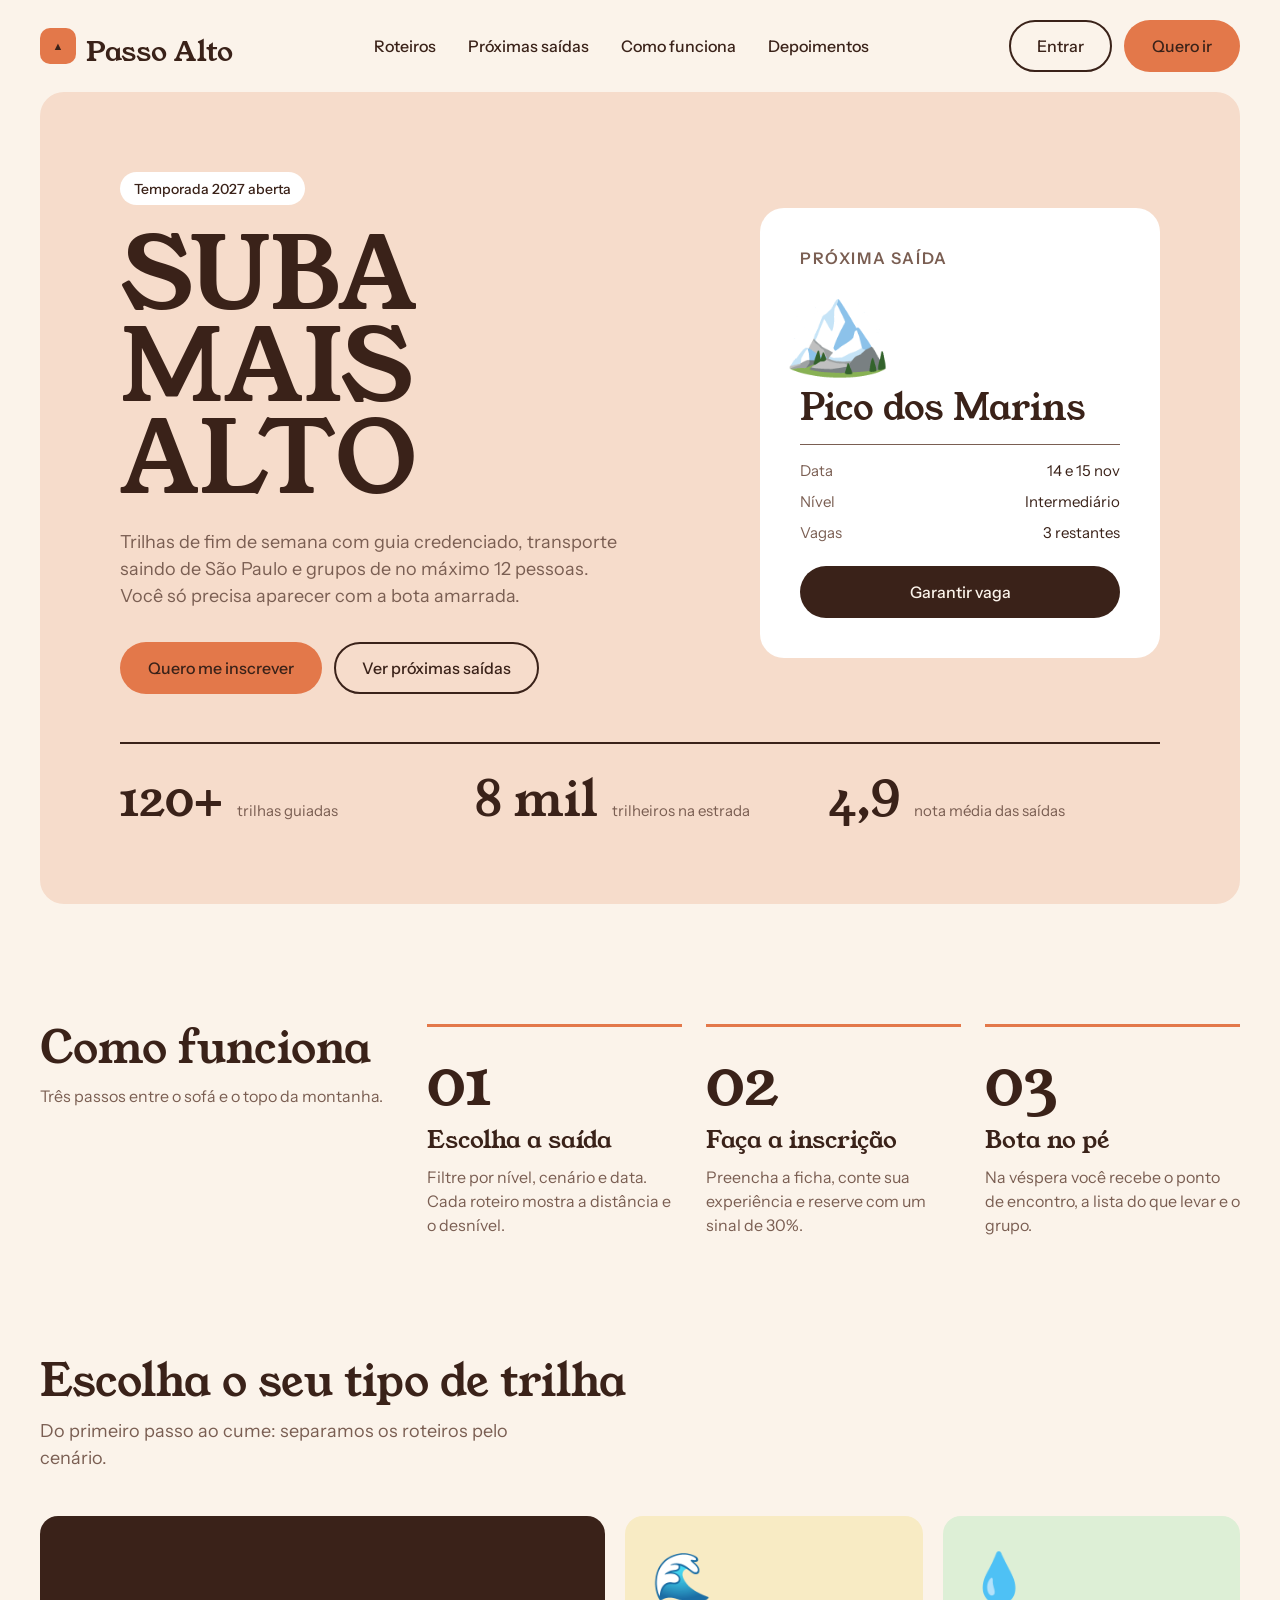
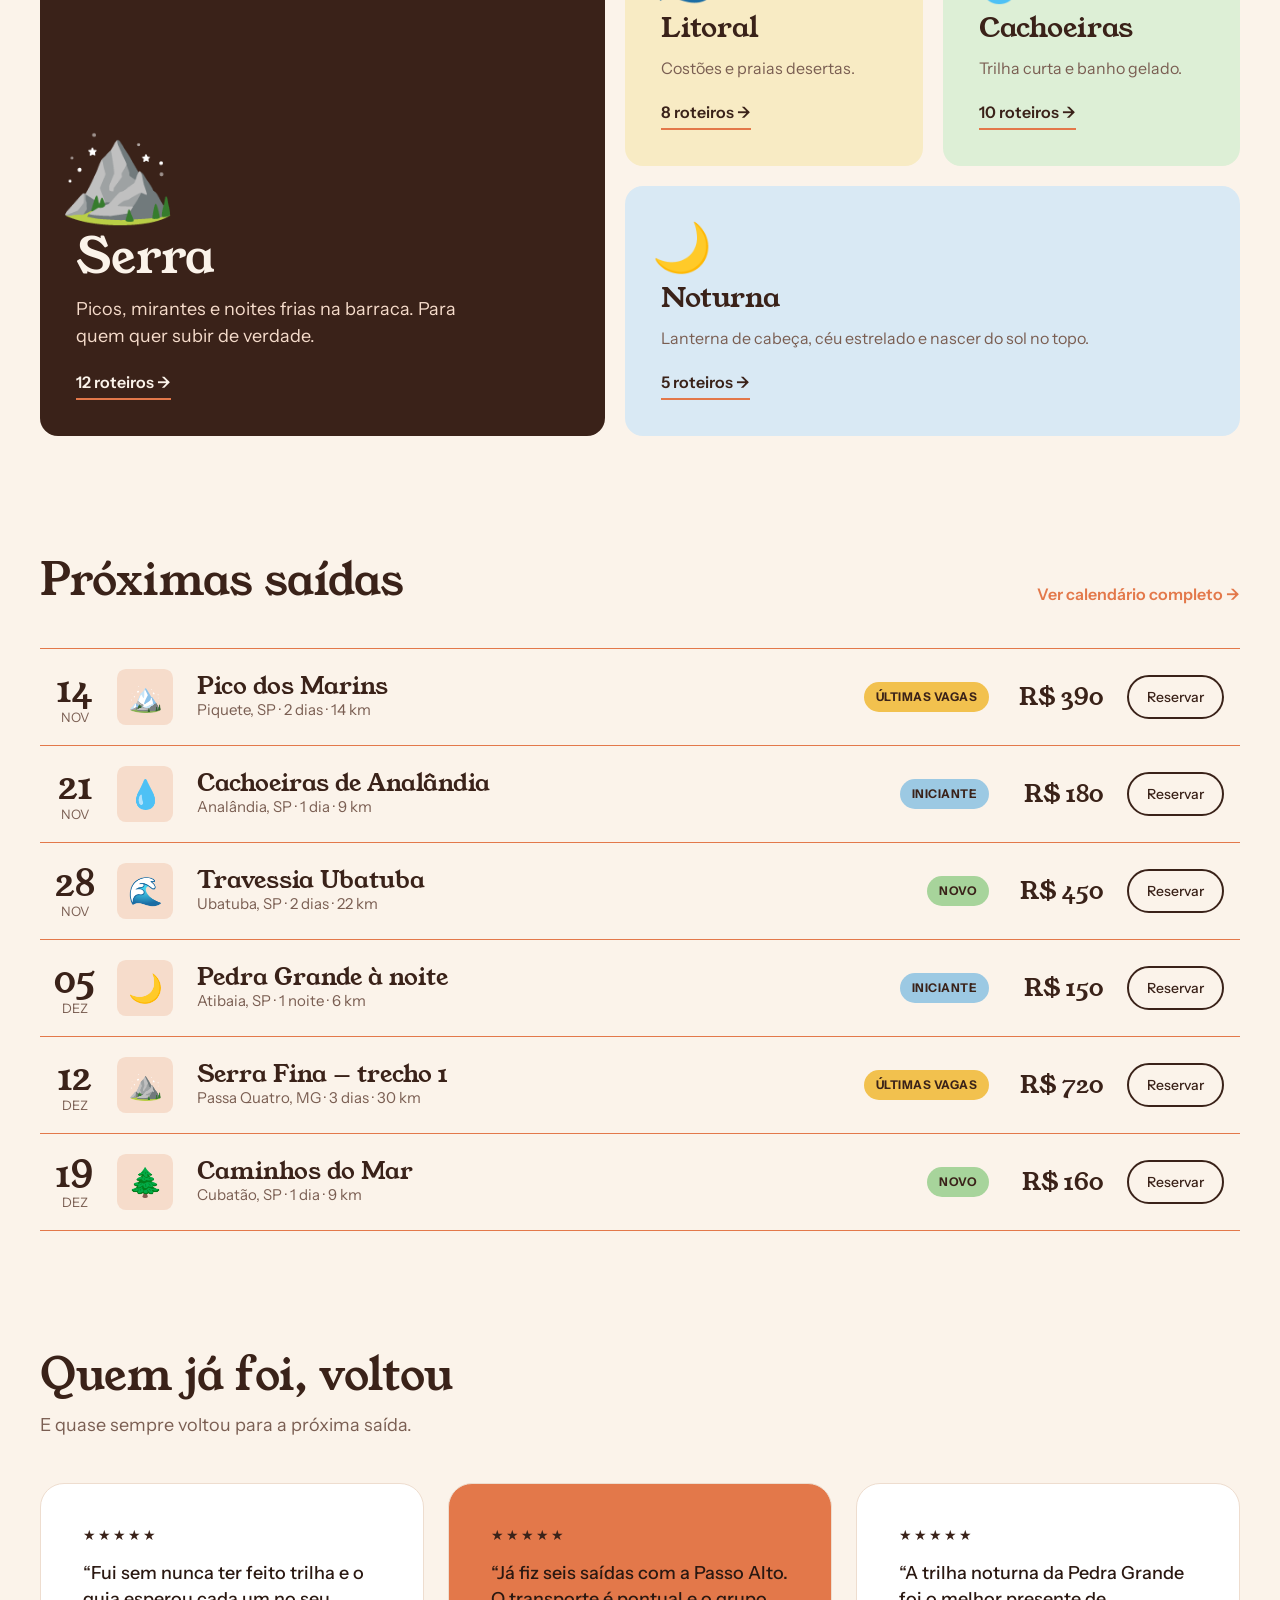
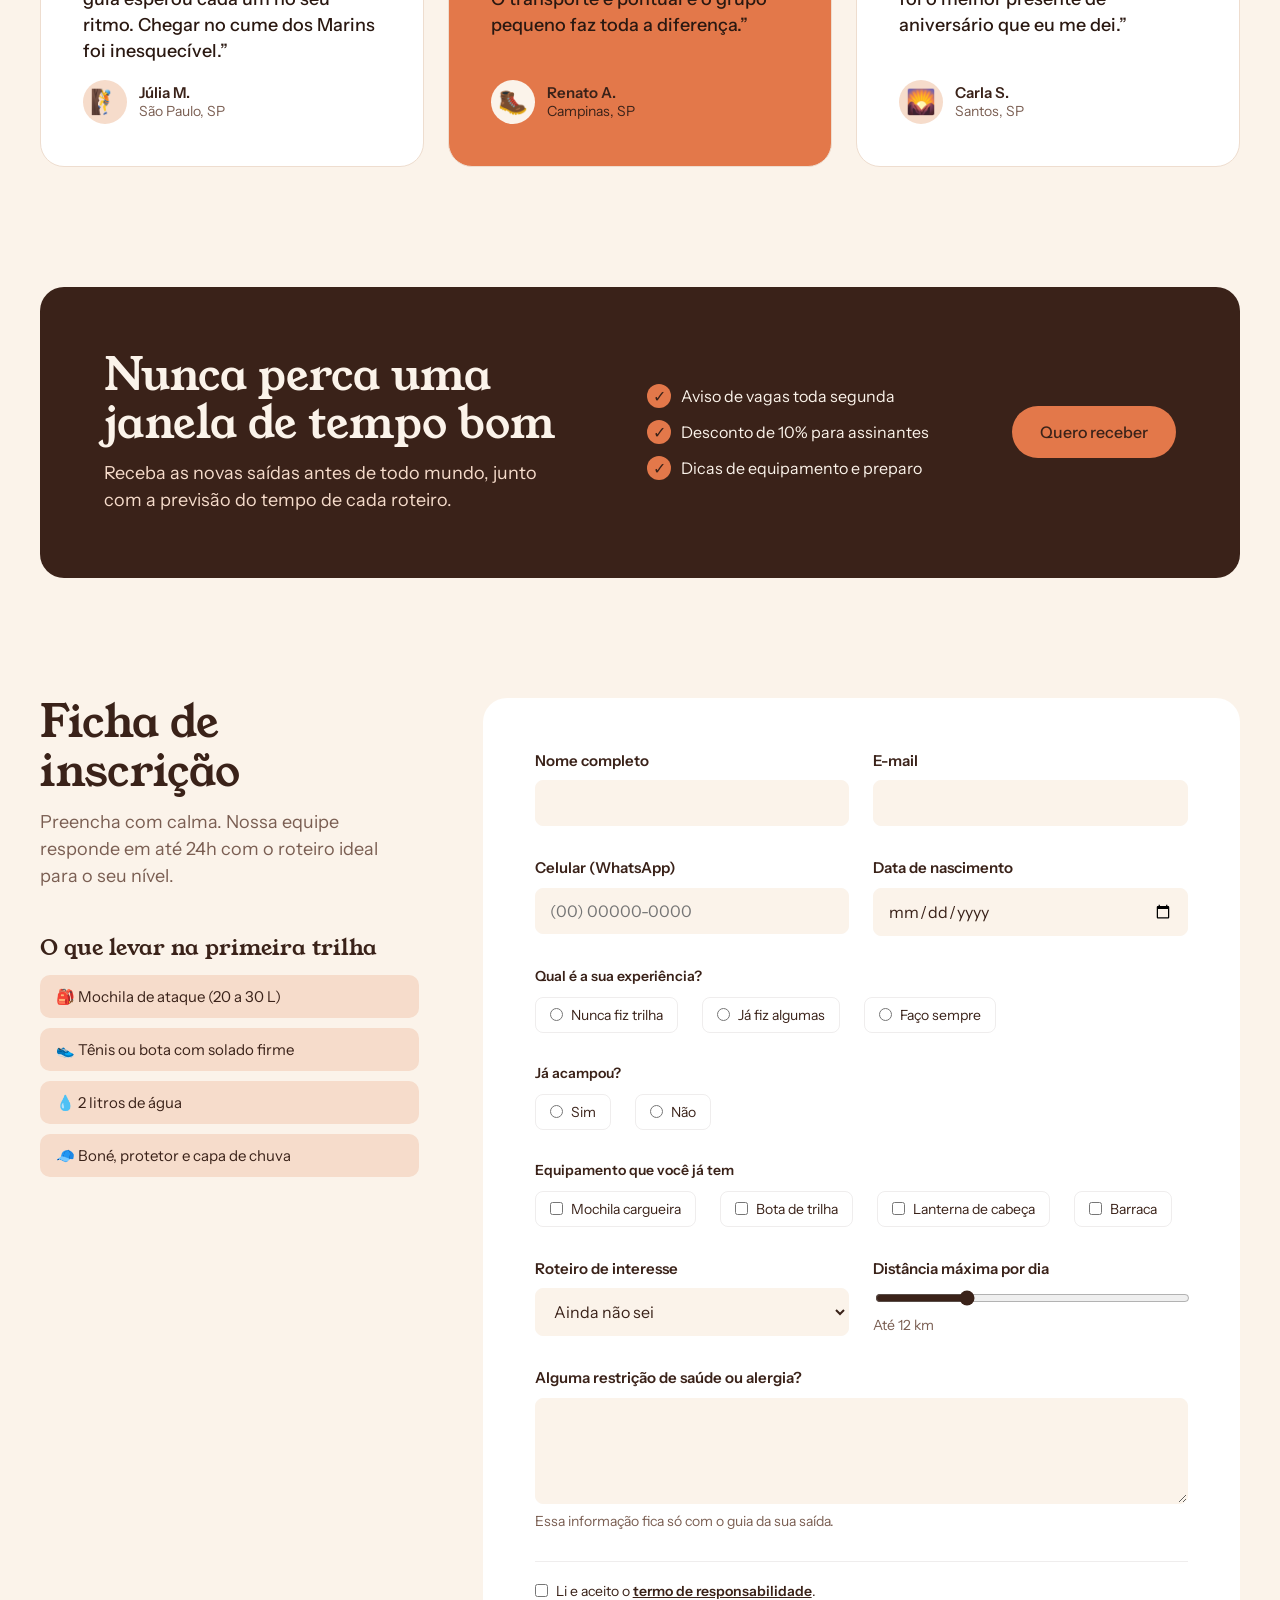
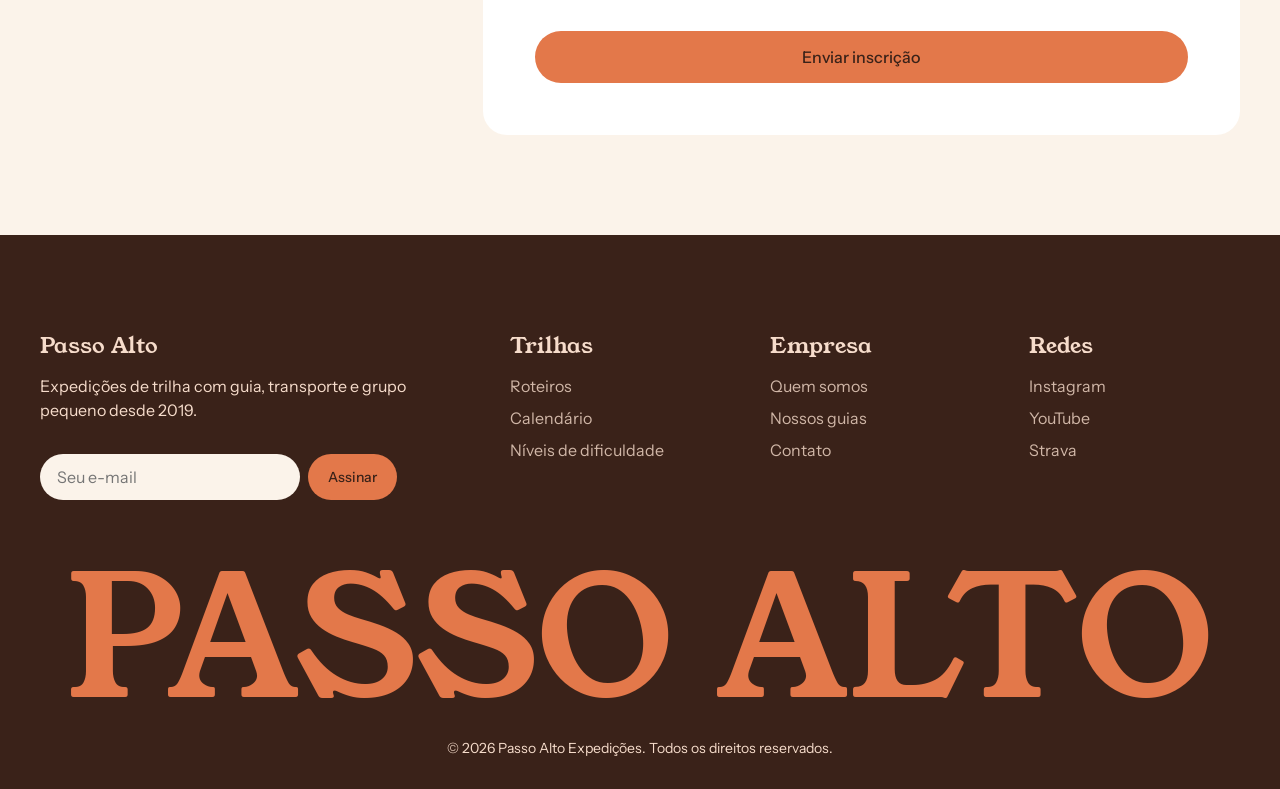
<file: fiap-cp2-Vanessa/index.html>
<!doctype html>
<html lang="pt-BR">
  <head>
    <meta charset="UTF-8" />
    <meta name="viewport" content="width=device-width, initial-scale=1.0" />
    <meta
      name="description"
      content="Passo Alto — expedições de trilha de fim de semana, com guia, transporte e grupo pequeno."
    />
    <title>Passo Alto — Expedições de trilha</title>
    <!-- CSS RESET - já vem pronto, não precisa mexer -->
    <style>
      *,
      *::before,
      *::after {
        box-sizing: border-box;
      }
      html {
        -webkit-text-size-adjust: 100%;
      }
      body {
        margin: 0;
      }
      h1,
      h2,
      h3,
      p {
        margin: 0;
      }
      img,
      svg {
        display: block;
        max-width: 100%;
      }
      button,
      input,
      select,
      textarea {
        font: inherit;
      }
      button {
        cursor: pointer;
      }
      a {
        color: inherit;
      }
      ul,
      ol {
        list-style: none;
        padding: 0;
        margin: 0;
      }
      fieldset {
        margin: 0;
      }
      .visually-hidden {
        position: absolute !important;
        width: 1px;
        height: 1px;
        padding: 0;
        margin: -1px;
        overflow: hidden;
        clip: rect(0, 0, 0, 0);
        white-space: nowrap;
        border: 0;
      }
    </style>
    <!-- Fontes: as 9 famílias dos 5 pares já carregadas. No CSS você só declara font-family. -->
    <link rel="preconnect" href="https://fonts.googleapis.com" />
    <link rel="preconnect" href="https://fonts.gstatic.com" crossorigin />
    <link
      rel="stylesheet"
      href="https://fonts.googleapis.com/css2?family=Anton&family=Bebas+Neue&family=Instrument+Sans:wght@400;500;600;700&family=Karla:wght@400;500;600;700&family=Source+Sans+3:wght@400;500;600;700&family=Space+Grotesk:wght@400;500;600;700&family=Work+Sans:wght@400;500;600;700&family=Young+Serif&family=Zilla+Slab:wght@500;700&display=swap"
    />
    <link rel="stylesheet" href="styles.css" />
  </head>
  <body>
    <!-- ============================ TOPO ============================ -->
    <header class="topo">
      <a href="#inicio" class="marca" aria-label="Passo Alto — início">
        <span class="marca__icone" aria-hidden="true">▲</span>
        <span class="marca__nome">Passo Alto</span>
      </a>

      <nav class="menu" aria-label="Navegação principal">
        <ul class="menu__lista">
          <li><a href="#roteiros">Roteiros</a></li>
          <li><a href="#saidas">Próximas saídas</a></li>
          <li><a href="#como-funciona">Como funciona</a></li>
          <li><a href="#depoimentos">Depoimentos</a></li>
        </ul>
      </nav>

      <div class="topo__acoes">
        <a class="btn btn--contorno" href="#">Entrar</a>
        <a class="btn btn--principal" href="#inscricao">Quero ir</a>
      </div>
    </header>

    <main>
      <!-- ============================ HERO ============================ -->
      <section
        class="hero"
        data-section="hero"
        id="inicio"
        aria-labelledby="hero-titulo"
      >
        <div class="hero__texto">
          <p class="hero__chamada">Temporada 2027 aberta</p>
          <h1 id="hero-titulo" class="hero__titulo">Suba<br />mais<br />alto</h1>
          <p class="hero__lead">
            Trilhas de fim de semana com guia credenciado, transporte saindo de
            São Paulo e grupos de no máximo 12 pessoas. Você só precisa
            aparecer com a bota amarrada.
          </p>
          <div class="hero__botoes">
            <a class="btn btn--principal" href="#inscricao">Quero me inscrever</a>
            <a class="btn btn--contorno" href="#saidas">Ver próximas saídas</a>
          </div>
        </div>

        <article class="destaque" aria-labelledby="destaque-titulo">
          <p class="destaque__rotulo">Próxima saída</p>
          <span class="destaque__emoji" aria-hidden="true">🏔️</span>
          <h2 id="destaque-titulo" class="destaque__titulo">Pico dos Marins</h2>
          <ul class="destaque__info">
            <li><strong>Data</strong> 14 e 15 nov</li>
            <li><strong>Nível</strong> Intermediário</li>
            <li><strong>Vagas</strong> 3 restantes</li>
          </ul>
          <a class="btn btn--escuro" href="#inscricao">Garantir vaga</a>
        </article>

        <ul class="numeros" aria-label="Passo Alto em números">
          <li class="numeros__item">
            <strong class="numeros__valor">120+</strong>
            <span class="numeros__texto">trilhas guiadas</span>
          </li>
          <li class="numeros__item">
            <strong class="numeros__valor">8 mil</strong>
            <span class="numeros__texto">trilheiros na estrada</span>
          </li>
          <li class="numeros__item">
            <strong class="numeros__valor">4,9</strong>
            <span class="numeros__texto">nota média das saídas</span>
          </li>
        </ul>
      </section>

      <!-- ============================ ROTEIROS ============================ -->
      <section
        class="roteiros"
        data-section="roteiros"
        id="roteiros"
        aria-labelledby="roteiros-titulo"
      >
        <header class="cabecalho">
          <h2 id="roteiros-titulo">Escolha o seu tipo de trilha</h2>
          <p class="cabecalho__lead">
            Do primeiro passo ao cume: separamos os roteiros pelo cenário.
          </p>
        </header>

        <ul class="roteiros__grade">
          <li class="roteiro roteiro--serra">
            <span class="roteiro__emoji" aria-hidden="true">⛰️</span>
            <h3>Serra</h3>
            <p>
              Picos, mirantes e noites frias na barraca. Para quem quer subir de
              verdade.
            </p>
            <a class="link-seta" href="#saidas">12 roteiros →</a>
          </li>
          <li class="roteiro roteiro--litoral">
            <span class="roteiro__emoji" aria-hidden="true">🌊</span>
            <h3>Litoral</h3>
            <p>Costões e praias desertas.</p>
            <a class="link-seta" href="#saidas">8 roteiros →</a>
          </li>
          <li class="roteiro roteiro--cachoeira">
            <span class="roteiro__emoji" aria-hidden="true">💧</span>
            <h3>Cachoeiras</h3>
            <p>Trilha curta e banho gelado.</p>
            <a class="link-seta" href="#saidas">10 roteiros →</a>
          </li>
          <li class="roteiro roteiro--noturna">
            <span class="roteiro__emoji" aria-hidden="true">🌙</span>
            <h3>Noturna</h3>
            <p>Lanterna de cabeça, céu estrelado e nascer do sol no topo.</p>
            <a class="link-seta" href="#saidas">5 roteiros →</a>
          </li>
        </ul>
      </section>

      <!-- ========================= PRÓXIMAS SAÍDAS ========================= -->
      <section
        class="saidas"
        data-section="saidas"
        id="saidas"
        aria-labelledby="saidas-titulo"
      >
        <header class="cabecalho cabecalho--lado">
          <h2 id="saidas-titulo">Próximas saídas</h2>
          <a class="link-seta" href="#">Ver calendário completo →</a>
        </header>

        <ul class="saidas__lista">
          <li class="saida">
            <p class="saida__data"><strong>14</strong> nov</p>
            <span class="saida__emoji" aria-hidden="true">🏔️</span>
            <div class="saida__info">
              <h3>Pico dos Marins</h3>
              <p class="saida__meta">Piquete, SP · 2 dias · 14 km</p>
            </div>
            <span class="selo selo--ultimas">Últimas vagas</span>
            <p class="saida__preco">R$ 390</p>
            <a class="btn btn--contorno btn--pequeno" href="#inscricao">Reservar</a>
          </li>
          <li class="saida">
            <p class="saida__data"><strong>21</strong> nov</p>
            <span class="saida__emoji" aria-hidden="true">💧</span>
            <div class="saida__info">
              <h3>Cachoeiras de Analândia</h3>
              <p class="saida__meta">Analândia, SP · 1 dia · 9 km</p>
            </div>
            <span class="selo selo--iniciante">Iniciante</span>
            <p class="saida__preco">R$ 180</p>
            <a class="btn btn--contorno btn--pequeno" href="#inscricao">Reservar</a>
          </li>
          <li class="saida">
            <p class="saida__data"><strong>28</strong> nov</p>
            <span class="saida__emoji" aria-hidden="true">🌊</span>
            <div class="saida__info">
              <h3>Travessia Ubatuba</h3>
              <p class="saida__meta">Ubatuba, SP · 2 dias · 22 km</p>
            </div>
            <span class="selo selo--novo">Novo</span>
            <p class="saida__preco">R$ 450</p>
            <a class="btn btn--contorno btn--pequeno" href="#inscricao">Reservar</a>
          </li>
          <li class="saida">
            <p class="saida__data"><strong>05</strong> dez</p>
            <span class="saida__emoji" aria-hidden="true">🌙</span>
            <div class="saida__info">
              <h3>Pedra Grande à noite</h3>
              <p class="saida__meta">Atibaia, SP · 1 noite · 6 km</p>
            </div>
            <span class="selo selo--iniciante">Iniciante</span>
            <p class="saida__preco">R$ 150</p>
            <a class="btn btn--contorno btn--pequeno" href="#inscricao">Reservar</a>
          </li>
          <li class="saida">
            <p class="saida__data"><strong>12</strong> dez</p>
            <span class="saida__emoji" aria-hidden="true">⛰️</span>
            <div class="saida__info">
              <h3>Serra Fina — trecho 1</h3>
              <p class="saida__meta">Passa Quatro, MG · 3 dias · 30 km</p>
            </div>
            <span class="selo selo--ultimas">Últimas vagas</span>
            <p class="saida__preco">R$ 720</p>
            <a class="btn btn--contorno btn--pequeno" href="#inscricao">Reservar</a>
          </li>
          <li class="saida">
            <p class="saida__data"><strong>19</strong> dez</p>
            <span class="saida__emoji" aria-hidden="true">🌲</span>
            <div class="saida__info">
              <h3>Caminhos do Mar</h3>
              <p class="saida__meta">Cubatão, SP · 1 dia · 9 km</p>
            </div>
            <span class="selo selo--novo">Novo</span>
            <p class="saida__preco">R$ 160</p>
            <a class="btn btn--contorno btn--pequeno" href="#inscricao">Reservar</a>
          </li>
        </ul>
      </section>

      <!-- ========================== COMO FUNCIONA ========================== -->
      <section
        class="passos"
        data-section="passos"
        id="como-funciona"
        aria-labelledby="passos-titulo"
      >
        <header class="cabecalho">
          <h2 id="passos-titulo">Como funciona</h2>
          <p class="cabecalho__lead">
            Três passos entre o sofá e o topo da montanha.
          </p>
        </header>

        <ol class="passos__lista">
          <li class="passo">
            <span class="passo__numero">01</span>
            <h3>Escolha a saída</h3>
            <p>Filtre por nível, cenário e data. Cada roteiro mostra a distância e o desnível.</p>
          </li>
          <li class="passo">
            <span class="passo__numero">02</span>
            <h3>Faça a inscrição</h3>
            <p>Preencha a ficha, conte sua experiência e reserve com um sinal de 30%.</p>
          </li>
          <li class="passo">
            <span class="passo__numero">03</span>
            <h3>Bota no pé</h3>
            <p>Na véspera você recebe o ponto de encontro, a lista do que levar e o grupo.</p>
          </li>
        </ol>
      </section>

      <!-- ============================ CHAMADA ============================ -->
      <section
        class="chamada"
        data-section="chamada"
        aria-labelledby="chamada-titulo"
      >
        <div class="chamada__texto">
          <h2 id="chamada-titulo">Nunca perca uma janela de tempo bom</h2>
          <p>
            Receba as novas saídas antes de todo mundo, junto com a previsão do
            tempo de cada roteiro.
          </p>
        </div>
        <ul class="chamada__lista">
          <li><span class="chamada__check" aria-hidden="true">✓</span> Aviso de vagas toda segunda</li>
          <li><span class="chamada__check" aria-hidden="true">✓</span> Desconto de 10% para assinantes</li>
          <li><span class="chamada__check" aria-hidden="true">✓</span> Dicas de equipamento e preparo</li>
        </ul>
        <a class="btn btn--principal" href="#inscricao">Quero receber</a>
      </section>

      <!-- ============================ INSCRIÇÃO ============================ -->
      <section
        class="inscricao"
        data-section="inscricao"
        id="inscricao"
        aria-labelledby="inscricao-titulo"
      >
        <div class="inscricao__intro">
          <h2 id="inscricao-titulo">Ficha de inscrição</h2>
          <p class="cabecalho__lead">
            Preencha com calma. Nossa equipe responde em até 24h com o roteiro
            ideal para o seu nível.
          </p>
          <h3 class="inscricao__subtitulo">O que levar na primeira trilha</h3>
          <ul class="inscricao__levar">
            <li>🎒 Mochila de ataque (20 a 30 L)</li>
            <li>👟 Tênis ou bota com solado firme</li>
            <li>💧 2 litros de água</li>
            <li>🧢 Boné, protetor e capa de chuva</li>
          </ul>
        </div>

        <form class="ficha" action="#" method="post">
          <div class="ficha__linha">
            <div class="campo">
              <label for="f-nome">Nome completo</label>
              <input id="f-nome" name="nome" type="text" required autocomplete="name" />
            </div>
            <div class="campo">
              <label for="f-email">E-mail</label>
              <input id="f-email" name="email" type="email" required autocomplete="email" />
            </div>
          </div>

          <div class="ficha__linha">
            <div class="campo">
              <label for="f-tel">Celular (WhatsApp)</label>
              <input
                id="f-tel"
                name="telefone"
                type="tel"
                placeholder="(00) 00000-0000"
                required
                autocomplete="tel"
              />
            </div>
            <div class="campo">
              <label for="f-nascimento">Data de nascimento</label>
              <input id="f-nascimento" name="nascimento" type="date" required />
            </div>
          </div>

          <fieldset class="grupo">
            <legend>Qual é a sua experiência?</legend>
            <label class="opcao"><input type="radio" name="nivel" value="nunca" /> Nunca fiz trilha</label>
            <label class="opcao"><input type="radio" name="nivel" value="algumas" /> Já fiz algumas</label>
            <label class="opcao"><input type="radio" name="nivel" value="sempre" /> Faço sempre</label>
          </fieldset>

          <fieldset class="grupo">
            <legend>Já acampou?</legend>
            <label class="opcao"><input type="radio" name="acampou" value="sim" /> Sim</label>
            <label class="opcao"><input type="radio" name="acampou" value="nao" /> Não</label>
          </fieldset>

          <fieldset class="grupo">
            <legend>Equipamento que você já tem</legend>
            <label class="opcao"><input type="checkbox" name="equipamento" value="mochila" /> Mochila cargueira</label>
            <label class="opcao"><input type="checkbox" name="equipamento" value="bota" /> Bota de trilha</label>
            <label class="opcao"><input type="checkbox" name="equipamento" value="lanterna" /> Lanterna de cabeça</label>
            <label class="opcao"><input type="checkbox" name="equipamento" value="barraca" /> Barraca</label>
          </fieldset>

          <div class="ficha__linha">
            <div class="campo">
              <label for="f-roteiro">Roteiro de interesse</label>
              <select id="f-roteiro" name="roteiro">
                <option value="">Ainda não sei</option>
                <option>Serra</option>
                <option>Litoral</option>
                <option>Cachoeiras</option>
                <option>Noturna</option>
              </select>
            </div>
            <div class="campo">
              <label for="f-distancia">Distância máxima por dia</label>
              <input
                id="f-distancia"
                name="distancia"
                type="range"
                min="5"
                max="30"
                value="12"
                oninput="document.getElementById('f-distancia-valor').value = this.value"
              />
              <small class="campo__dica">Até <output id="f-distancia-valor" for="f-distancia">12</output> km</small>
            </div>
          </div>

          <div class="campo">
            <label for="f-saude">Alguma restrição de saúde ou alergia?</label>
            <textarea id="f-saude" name="saude" rows="4"></textarea>
            <small class="campo__dica">Essa informação fica só com o guia da sua saída.</small>
          </div>

          <label class="opcao ficha__termos">
            <input type="checkbox" name="termos" required />
            <span>Li e aceito o <a href="#">termo de responsabilidade</a>.</span>
          </label>

          <button class="btn btn--principal btn--largo" type="submit">Enviar inscrição</button>
        </form>
      </section>

      <!-- ============================ DEPOIMENTOS ============================ -->
      <section
        class="depoimentos"
        data-section="depoimentos"
        id="depoimentos"
        aria-labelledby="depoimentos-titulo"
      >
        <header class="cabecalho">
          <h2 id="depoimentos-titulo">Quem já foi, voltou</h2>
          <p class="cabecalho__lead">E quase sempre voltou para a próxima saída.</p>
        </header>

        <ul class="depoimentos__grade">
          <li class="depoimento">
            <p class="depoimento__nota"><span aria-hidden="true">★★★★★</span><span class="visually-hidden">5 estrelas</span></p>
            <blockquote class="depoimento__texto">
              <p>“Fui sem nunca ter feito trilha e o guia esperou cada um no seu ritmo. Chegar no cume dos Marins foi inesquecível.”</p>
            </blockquote>
            <p class="depoimento__autor">
              <span class="depoimento__avatar" aria-hidden="true">🧗</span>
              <span><strong>Júlia M.</strong> São Paulo, SP</span>
            </p>
          </li>
          <li class="depoimento depoimento--destaque">
            <p class="depoimento__nota"><span aria-hidden="true">★★★★★</span><span class="visually-hidden">5 estrelas</span></p>
            <blockquote class="depoimento__texto">
              <p>“Já fiz seis saídas com a Passo Alto. O transporte é pontual e o grupo pequeno faz toda a diferença.”</p>
            </blockquote>
            <p class="depoimento__autor">
              <span class="depoimento__avatar" aria-hidden="true">🥾</span>
              <span><strong>Renato A.</strong> Campinas, SP</span>
            </p>
          </li>
          <li class="depoimento">
            <p class="depoimento__nota"><span aria-hidden="true">★★★★★</span><span class="visually-hidden">5 estrelas</span></p>
            <blockquote class="depoimento__texto">
              <p>“A trilha noturna da Pedra Grande foi o melhor presente de aniversário que eu me dei.”</p>
            </blockquote>
            <p class="depoimento__autor">
              <span class="depoimento__avatar" aria-hidden="true">🌄</span>
              <span><strong>Carla S.</strong> Santos, SP</span>
            </p>
          </li>
        </ul>
      </section>
    </main>

    <!-- ============================ RODAPÉ ============================ -->
    <footer class="rodape">
      <div class="rodape__colunas">
        <div class="rodape__coluna rodape__coluna--marca">
          <p class="rodape__titulo">Passo Alto</p>
          <p>Expedições de trilha com guia, transporte e grupo pequeno desde 2019.</p>
          <form class="newsletter" action="#" method="post" aria-label="Assinar novidades">
            <label class="visually-hidden" for="nl-email">Seu e-mail</label>
            <input id="nl-email" name="email" type="email" placeholder="Seu e-mail" />
            <button class="btn btn--principal btn--pequeno" type="submit">Assinar</button>
          </form>
        </div>

        <div class="rodape__coluna">
          <p class="rodape__titulo">Trilhas</p>
          <ul>
            <li><a href="#roteiros">Roteiros</a></li>
            <li><a href="#saidas">Calendário</a></li>
            <li><a href="#">Níveis de dificuldade</a></li>
          </ul>
        </div>

        <div class="rodape__coluna">
          <p class="rodape__titulo">Empresa</p>
          <ul>
            <li><a href="#">Quem somos</a></li>
            <li><a href="#">Nossos guias</a></li>
            <li><a href="#">Contato</a></li>
          </ul>
        </div>

        <div class="rodape__coluna">
          <p class="rodape__titulo">Redes</p>
          <ul>
            <li><a href="#">Instagram</a></li>
            <li><a href="#">YouTube</a></li>
            <li><a href="#">Strava</a></li>
          </ul>
        </div>
      </div>

      <p class="rodape__marca" aria-hidden="true">Passo Alto</p>
      <p class="rodape__legal">© 2026 Passo Alto Expedições. Todos os direitos reservados.</p>
    </footer>
  </body>
</html>
</file>
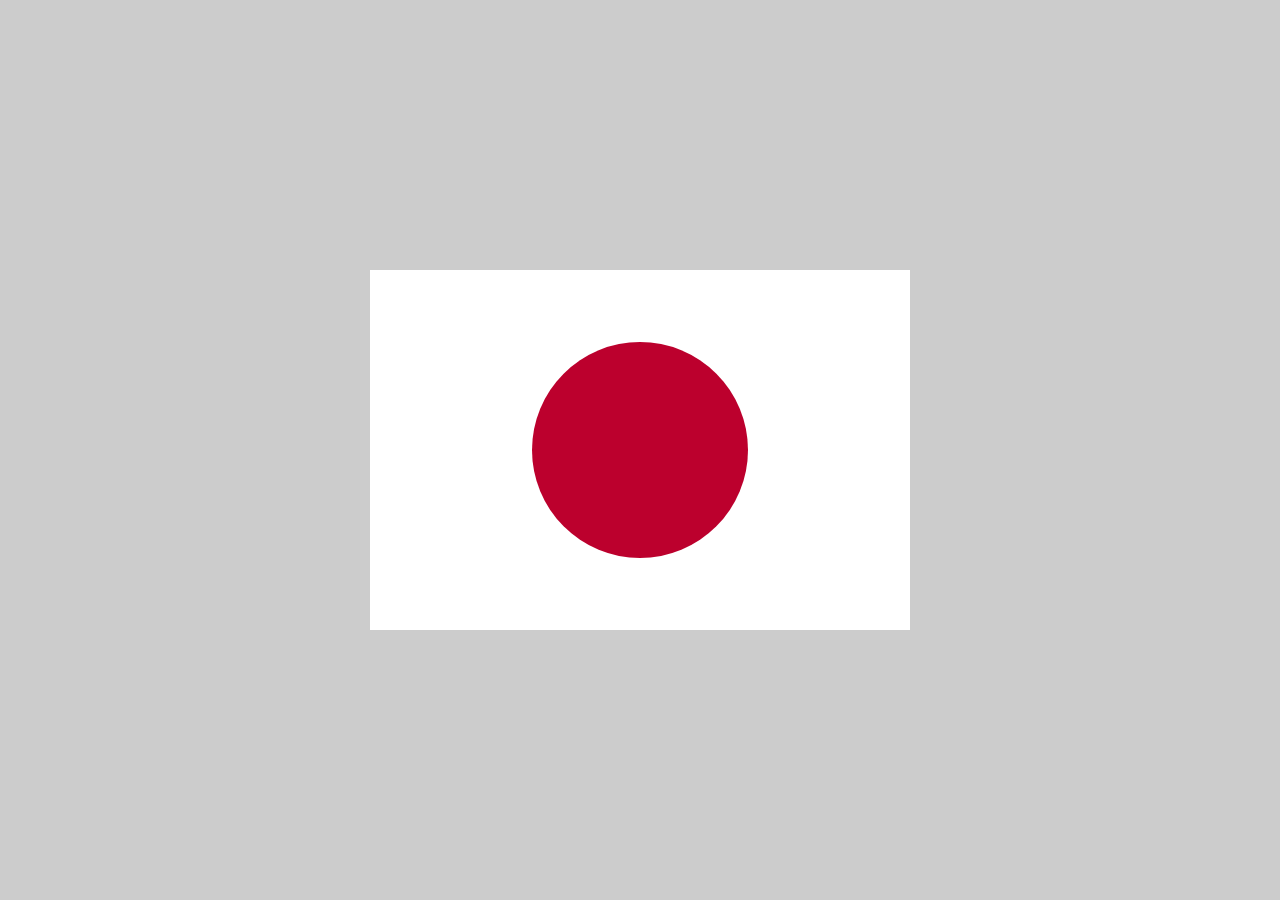
<file: Bandeiras Trabalho/flag1.html>
<!DOCTYPE html>
<html lang="pt-br">
<head>
  <meta charset="UTF-8">
  <meta name="viewport" content="width=device-width, initial-scale=1.0">
  <title>Bandeira - Japão</title>
  <style>
    /* =====================================================================
       Tarefa — Bandeiras com Flexbox  (copie este arquivo 3 vezes:
       flag1.html, flag2.html, flag3.html)
       ===================================================================== */

    /* ----------  Reset (não mexa)  ---------- */
    * {
      margin: 0;
      padding: 0;
      box-sizing: border-box;
    }

    body {
      padding: 24px;
      background: #cccccc;
    }

    /* ----------  Caixa da bandeira  ----------
       Não altere width/height. Única exceção: Nigéria (height: 270px).
       O display:flex e tudo que vem depois é com você. */
    .flag {
      width: 540px;
      height: 360px;
    }

    /* =====================================================================
       FORMAS PRONTAS — o teste é flexbox, não clip-path.
       Você só define width (e a cor, com background-color) no seu seletor.
       Exemplo:  .estrela { width: 160px; background-color: #FFFFFF; }
       e no HTML: <div class="star estrela"></div>

       Círculos e semicírculos não vêm prontos: use border-radius
       (e overflow: hidden, se precisar cortar o que está dentro).
       ===================================================================== */

    /* Estrela de 5 pontas */
    .star {
      aspect-ratio: 1;
      clip-path: polygon(
        50% 0%,
        61% 35%,
        98% 35%,
        68% 57%,
        79% 91%,
        50% 70%,
        21% 91%,
        32% 57%,
        2% 35%,
        39% 35%
      );
    }

    /* Pentagrama vazado (Marrocos) — defina width e a cor, como na estrela */
    .pentagram {
      aspect-ratio: 1;
      clip-path: polygon(
        evenodd,
        50.00% 0.00%, 61.23% 34.55%, 97.55% 34.55%, 68.16% 55.90%, 79.39% 90.45%, 50.00% 69.10%, 20.61% 90.45%, 31.84% 55.90%, 2.45% 34.55%, 38.77% 34.55%, 50.00% 0.00%,
        57.59% 39.55%, 62.29% 53.99%, 50.00% 62.92%, 37.71% 53.99%, 42.41% 39.55%, 57.59% 39.55%, 50.00% 0.00%,
        50.00% 16.18%, 55.97% 34.55%, 44.03% 34.55%, 50.00% 16.18%, 50.00% 0.00%,
        82.16% 39.55%, 66.54% 50.90%, 62.85% 39.55%, 82.16% 39.55%, 50.00% 0.00%,
        69.88% 77.36%, 54.25% 66.01%, 63.91% 58.99%, 69.88% 77.36%, 50.00% 0.00%,
        30.12% 77.36%, 36.09% 58.99%, 45.75% 66.01%, 30.12% 77.36%, 50.00% 0.00%,
        17.84% 39.55%, 37.15% 39.55%, 33.46% 50.90%, 17.84% 39.55%, 50.00% 0.00%
      );
    }

    /* =====================================================================
       A PARTIR DAQUI É COM VOCÊ
       ===================================================================== */

       body {
        display: flex;
        justify-content: center;
        align-items: center;
        min-height: 100vh;
       }

       .flag {
        display: flex;
        justify-content: center;
        align-items: center;
        background-color: #FFFFFF;
       }

       .circulo {
        width: 216px;
        height: 216px;
        border-radius: 50%;
        background-color: #BC002D;
       }
  </style>
</head>
<body>
  <!-- Nome: Vanessa Santos Martins de Lima Nascimento   RM: 576450   País: Japão -->
  <main>
    <div class="flag">
      <div class="circulo"></div>
    </div>
  </main>
</body>
</html>
</file>
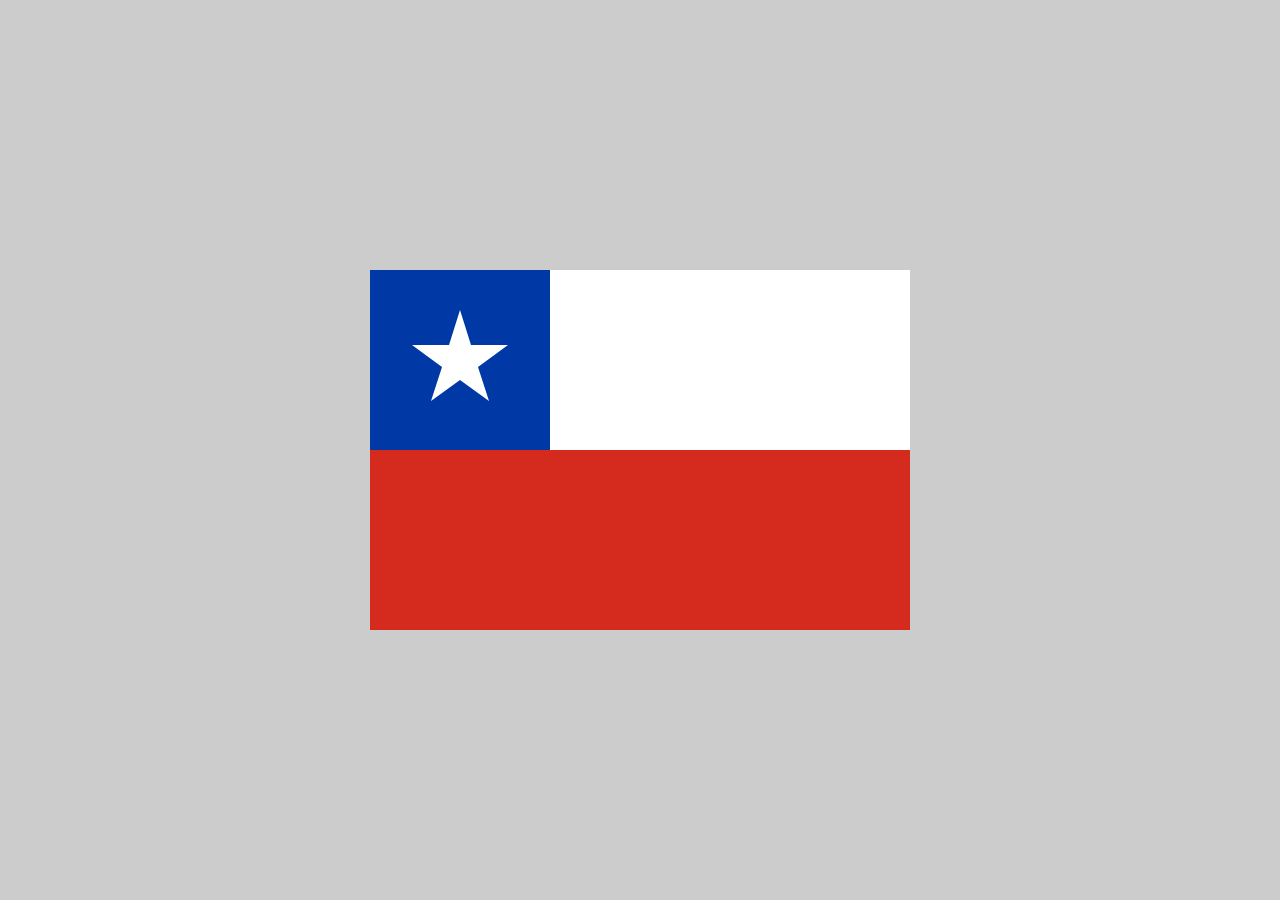
<file: Bandeiras Trabalho/flag2.html>
<!DOCTYPE html>
<html lang="pt-br">
<head>
  <meta charset="UTF-8">
  <meta name="viewport" content="width=device-width, initial-scale=1.0">
  <title>Bandeira - Chile</title>
  <style>
    /* =====================================================================
       Tarefa — Bandeiras com Flexbox  (copie este arquivo 3 vezes:
       flag1.html, flag2.html, flag3.html)
       ===================================================================== */

    /* ----------  Reset (não mexa)  ---------- */
    * {
      margin: 0;
      padding: 0;
      box-sizing: border-box;
    }

    body {
      padding: 24px;
      background: #cccccc;
    }

    /* ----------  Caixa da bandeira  ----------
       Não altere width/height. Única exceção: Nigéria (height: 270px).
       O display:flex e tudo que vem depois é com você. */
    .flag {
      width: 540px;
      height: 360px;
    }

    /* =====================================================================
       FORMAS PRONTAS — o teste é flexbox, não clip-path.
       Você só define width (e a cor, com background-color) no seu seletor.
       Exemplo:  .estrela { width: 160px; background-color: #FFFFFF; }
       e no HTML: <div class="star estrela"></div>

       Círculos e semicírculos não vêm prontos: use border-radius
       (e overflow: hidden, se precisar cortar o que está dentro).
       ===================================================================== */

    /* Estrela de 5 pontas */
    .star {
      aspect-ratio: 1;
      clip-path: polygon(
        50% 0%,
        61% 35%,
        98% 35%,
        68% 57%,
        79% 91%,
        50% 70%,
        21% 91%,
        32% 57%,
        2% 35%,
        39% 35%
      );
    }

    /* Pentagrama vazado (Marrocos) — defina width e a cor, como na estrela */
    .pentagram {
      aspect-ratio: 1;
      clip-path: polygon(
        evenodd,
        50.00% 0.00%, 61.23% 34.55%, 97.55% 34.55%, 68.16% 55.90%, 79.39% 90.45%, 50.00% 69.10%, 20.61% 90.45%, 31.84% 55.90%, 2.45% 34.55%, 38.77% 34.55%, 50.00% 0.00%,
        57.59% 39.55%, 62.29% 53.99%, 50.00% 62.92%, 37.71% 53.99%, 42.41% 39.55%, 57.59% 39.55%, 50.00% 0.00%,
        50.00% 16.18%, 55.97% 34.55%, 44.03% 34.55%, 50.00% 16.18%, 50.00% 0.00%,
        82.16% 39.55%, 66.54% 50.90%, 62.85% 39.55%, 82.16% 39.55%, 50.00% 0.00%,
        69.88% 77.36%, 54.25% 66.01%, 63.91% 58.99%, 69.88% 77.36%, 50.00% 0.00%,
        30.12% 77.36%, 36.09% 58.99%, 45.75% 66.01%, 30.12% 77.36%, 50.00% 0.00%,
        17.84% 39.55%, 37.15% 39.55%, 33.46% 50.90%, 17.84% 39.55%, 50.00% 0.00%
      );
    }

    /* =====================================================================
       A PARTIR DAQUI É COM VOCÊ
       ===================================================================== */

       body {
        display: flex;
        justify-content: center;
        align-items: center;
        min-height: 100vh;
       }

       .flag {
        display: flex;
        flex-direction: column;
       }

       .metade1 {
        flex: 1;
        display: flex;
       }

       .metade2 {
        flex: 1;
        background-color: #D52B1E;
       }

       .quadrado {
        width: 180px;
        background-color: #0039A6;
        display:  flex;
        justify-content: center;
        align-items: center;
       }

       .branco {
        flex: 1;
        background-color: #FFFFFF;
       }

       .estrela {
        width: 100px;
        background-color: #FFFFFF;
       }
  </style>
</head>
<body>
  <!-- Nome: Vanessa Santos Martins de Lima Nascimento   RM: 576450   País: Chile -->
  <main>

    <div class="flag">
      <div class="metade1">
        <div class="quadrado">
          <div class="star estrela"></div>
        </div>
        <div class="branco"></div>
      </div>
      <div class="metade2"></div>
    </div>

  </main>
</body>
</html>
</file>
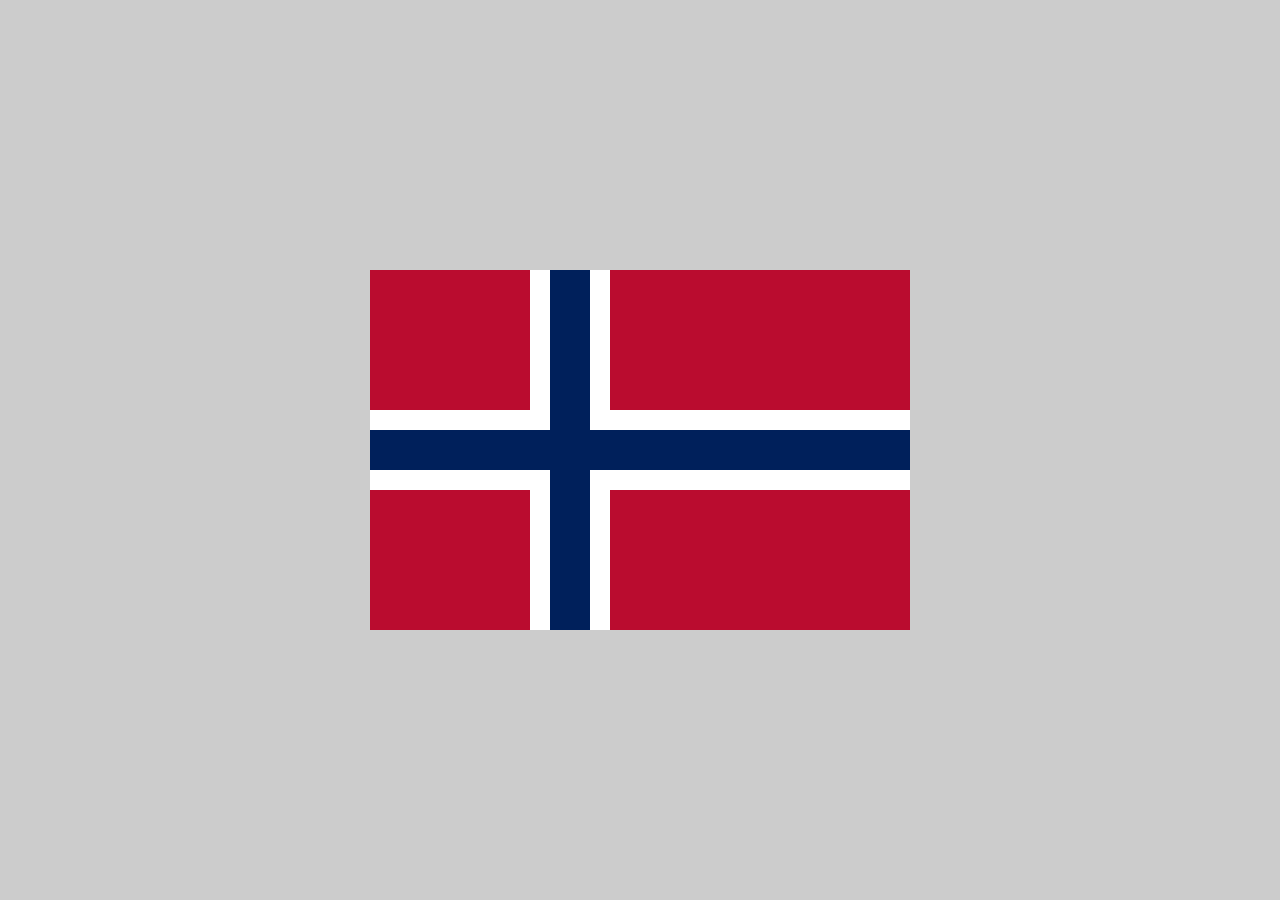
<file: Bandeiras Trabalho/flag3.html>
<!DOCTYPE html>
<html lang="pt-br">
<head>
  <meta charset="UTF-8">
  <meta name="viewport" content="width=device-width, initial-scale=1.0">
  <title>Bandeira - Noruega</title>
  <style>
    /* =====================================================================
       Tarefa — Bandeiras com Flexbox  (copie este arquivo 3 vezes:
       flag1.html, flag2.html, flag3.html)
       ===================================================================== */

    /* ----------  Reset (não mexa)  ---------- */
    * {
      margin: 0;
      padding: 0;
      box-sizing: border-box;
    }

    body {
      padding: 24px;
      background: #cccccc;
    }

    /* ----------  Caixa da bandeira  ----------
       Não altere width/height. Única exceção: Nigéria (height: 270px).
       O display:flex e tudo que vem depois é com você. */
    .flag {
      width: 540px;
      height: 360px;
    }

    /* =====================================================================
       FORMAS PRONTAS — o teste é flexbox, não clip-path.
       Você só define width (e a cor, com background-color) no seu seletor.
       Exemplo:  .estrela { width: 160px; background-color: #FFFFFF; }
       e no HTML: <div class="star estrela"></div>

       Círculos e semicírculos não vêm prontos: use border-radius
       (e overflow: hidden, se precisar cortar o que está dentro).
       ===================================================================== */

    /* Estrela de 5 pontas */
    .star {
      aspect-ratio: 1;
      clip-path: polygon(
        50% 0%,
        61% 35%,
        98% 35%,
        68% 57%,
        79% 91%,
        50% 70%,
        21% 91%,
        32% 57%,
        2% 35%,
        39% 35%
      );
    }

    /* Pentagrama vazado (Marrocos) — defina width e a cor, como na estrela */
    .pentagram {
      aspect-ratio: 1;
      clip-path: polygon(
        evenodd,
        50.00% 0.00%, 61.23% 34.55%, 97.55% 34.55%, 68.16% 55.90%, 79.39% 90.45%, 50.00% 69.10%, 20.61% 90.45%, 31.84% 55.90%, 2.45% 34.55%, 38.77% 34.55%, 50.00% 0.00%,
        57.59% 39.55%, 62.29% 53.99%, 50.00% 62.92%, 37.71% 53.99%, 42.41% 39.55%, 57.59% 39.55%, 50.00% 0.00%,
        50.00% 16.18%, 55.97% 34.55%, 44.03% 34.55%, 50.00% 16.18%, 50.00% 0.00%,
        82.16% 39.55%, 66.54% 50.90%, 62.85% 39.55%, 82.16% 39.55%, 50.00% 0.00%,
        69.88% 77.36%, 54.25% 66.01%, 63.91% 58.99%, 69.88% 77.36%, 50.00% 0.00%,
        30.12% 77.36%, 36.09% 58.99%, 45.75% 66.01%, 30.12% 77.36%, 50.00% 0.00%,
        17.84% 39.55%, 37.15% 39.55%, 33.46% 50.90%, 17.84% 39.55%, 50.00% 0.00%
      );
    }

    /* =====================================================================
       A PARTIR DAQUI É COM VOCÊ
       ===================================================================== */

    body {
      display: flex;
      justify-content: center;
      align-items: center;
      min-height: 100vh;
    }

    .flag {
      display: flex;
      flex-direction: column;
    }

    .vermelho {
      background-color: #BA0C2F;
    }

    .branco {
      background-color: #FFFFFF;
    }

    .azul {
      background-color: #00205B;
    }

    .largura1 {
      width: 20px;
    }

    .largura2 {
      width: 40px;
    }

    .largura3 {
      width: 160px;
    }

    .largura4 {
      width: 180px;
    }

    .resto {
      flex: 1;
    }

    .linha-grande {
      height: 140px;
      display: flex;
    }

    .linha-fina {
      height: 20px;
      display: flex;
    }

    .linha-azul {
      height: 40px;
    }
  </style>
</head>
<body>
  <!-- Nome: Vanessa Santos Martins de Lima Nascimento   RM: 576450   País: Noruega -->
  <main>
    <div class="flag">

      <!-- Primeira parte -->
      <div class="linha-grande">
        <div class="vermelho largura3"></div>
        <div class="branco largura1"></div>
        <div class="azul largura2"></div>
        <div class="branco largura1"></div>
        <div class="vermelho resto"></div>
      </div>

      <!-- Segunda parte -->
      <div class="linha-fina">
        <div class="branco largura4"></div>
        <div class="azul largura2"></div>
        <div class="branco resto"></div>
      </div>

      <!-- Terceira parte -->
      <div class="linha-azul azul"></div>

      <!-- Quarta parte -->
      <div class="linha-fina">
        <div class="branco largura4"></div>
        <div class="azul largura2"></div>
        <div class="branco resto"></div>
      </div>

      <!-- Quinta parte -->
      <div class="linha-grande">
        <div class="vermelho largura3"></div>
        <div class="branco largura1"></div>
        <div class="azul largura2"></div>
        <div class="branco largura1"></div>
        <div class="vermelho resto"></div>
      </div>

    </div>
  </main>
</body>
</html>
</file>
<file: fiap-cp2-Vanessa/styles.css>
/* =========================================================================
   Passo Alto — styles.css
   Nome: Vanessa Santos Martins de Lima Nascimento  RM: 576450  Frame: v27
   ========================================================================= */

/* ----------  Base  ---------- */
body {
  font-family: "Instrument Sans", sans-serif; /* ← fonte UI do seu par            */
  background: #FBF3EA; /* ← fundo da página                */
  color: #3A2219; /* ← texto comum                    */
}

h1,
h2,
h3 {
  font-family: "Young Serif", sans-serif; /* ← fonte display do seu par       */
  color: #3A2219; /* ← cor escura                     */
}

main {
  display: flex;
  flex-direction: column;
  gap: 120px; /* ← espaço entre as seções         */
  padding-bottom: 100px; /* ← espaço entre a última seção e o rodapé */
}

main > section {
  width: 100%;
  max-width: 1200px;
  margin: 0 auto;
}

/* ----------  Ordem das seções (S3) — troque conforme o seu Figma  ---------- */
main > [data-section="hero"] {
  order: 0;
}
main > [data-section="roteiros"] {
  order: 2;
}
main > [data-section="saidas"] {
  order: 3;
}
main > [data-section="passos"] {
  order: 1;
}
main > [data-section="chamada"] {
  order: 5;
}
main > [data-section="inscricao"] {
  order: 6;
}
main > [data-section="depoimentos"] {
  order: 4;
}

/* ----------  A partir daqui é com você  ---------- */
/* 1. .topo, .marca e .menu   */

.topo {
  display: flex;
  align-items: center;
  justify-content: space-between;
  gap: 16px;
  max-width: 1200px;
  margin: 0 auto;
  padding: 20px 0;
}

.marca {
  display: flex;
  text-decoration: none;
  align-items: center;
  gap: 10px;  /* espaço entre o ícone e "Passo Alto" */

}

.marca__icone {
  display: flex;
  align-items: center;
  justify-content: center;
  width: 36px;
  height: 36px;
  border-radius: 10px;
  background: #E3784A;
  color: #3A2219;
  font-size: 11px;     /* tamanho do ▲ */
  line-height: 16px;   /* altura do ▲ */
}

.marca__nome {
  font-family: "Young Serif", sans-serif;
  width: 147px;
  height: 28px;
  font-size: 28px;
  color: #3A2219;
}

.menu__lista {
  display: flex;
  gap: 32px;
}

.menu__lista a {
  font-size: 16px;
  line-height: 24px;
  font-weight: 500;
  color: #3A2219;
  text-decoration: none;
  padding: 4px 0px;
  border-bottom: 2px solid transparent;
}

.menu__lista a:hover {
  color: #E3784A;
  border-bottom-color: #E3784A;
}

.topo__acoes {
  display: flex;
  gap: 12px;
}

/* 2. .btn e variações (--principal, --contorno, --escuro, --pequeno, --largo) */

.btn {
  display: inline-flex;
  align-items: center;
  justify-content: center;
  padding: 14px 26px;
  border: 2px solid transparent;
  border-radius: 999px;
  font-weight: 500;
  font-size: 16px;
  line-height: 20px;
  text-decoration: none;
  transition: background-color 0.2s, color 0.2s, border-color 0.2s;
}

/* Quero ir */
.btn--principal {
  background-color: #E3784A;
  color: #3A2219;
}

.btn--principal:hover {
  background-color: #3A2219;
  color: #FBF3EA;
}

/* Entrar */
.btn--contorno {
  background: transparent;
  border-color: #3A2219;
  color: #3A2219;
}

.btn--contorno:hover {
  background: #3A2219;
  color: #FBF3EA;
}

.btn--escuro {
  background: #3A2219;
  color: #FBF3EA;
}

.btn--escuro:hover {
  background: #E3784A;
}

.btn--pequeno {
  padding: 10px 18px;
  font-size: 14px;
}

.btn--largo {
  width: 100%;
}

.link-seta {
  font-weight: 600;
  color: #E3784A;
  text-decoration: none;
}

.link-seta:hover {
  text-decoration: underline;
}

a:focus-visible,
button:focus-visible,
input:focus-visible,
select:focus-visible,
textarea:focus-visible {
  outline: 3px solid #E3784A;
  outline-offset: 3px;
}

/* 3. .hero (.hero__titulo, .destaque, .numeros) */

.hero {
  display: grid;
  grid-template-columns: 1fr 400px;
  column-gap: 64px;
  row-gap: 48px;
  align-items: center;
  padding: 80px;
  background: #F6DCCB;
  border-radius: 24px;
}

.hero__texto {
  display: flex;
  flex-direction: column;
  align-items: flex-start;
  gap: 24px;
}

.hero__chamada {
  padding: 6.5px 14px;
  border-radius: 999px;
  background: #FFFFFF;
  font-size: 14px;
  line-height: 20px;
  font-weight: 500;
  color: #3A2219;
}

.hero__titulo {
  font-size: 100px;
  font-weight: 400;
  line-height: 0.92;
  text-transform: uppercase;
}

.hero__lead {
  max-width: 500px;
  font-size: 18px;
  line-height: 1.5;
  color: #7A5E52;
}

.hero__botoes {
  display: flex;
  gap: 12px;
  margin-top: 8px;
}

.destaque {
  display: flex;
  flex-direction: column;
  gap: 16px;
  padding: 40px;
  background: #FFFFFF;
  border-radius: 24px;
}

.destaque__rotulo {
  font-size: 16px;
  font-weight: 600;
  text-transform: uppercase;
  letter-spacing: 0.1em;
  color: #7A5E52;
}

.destaque__titulo {
  font-size: 36px;
  font-weight: 400;
  line-height: 39.6px;
  padding-bottom: 16px;
  border-bottom: 1px solid #7A5E52;
}

.destaque__emoji {
  margin-left: -0.19em;
  font-size: 88px;
  line-height: 88px;
}

.destaque__info {
  display: flex;
  flex-direction: column;
  gap: 12px;
  margin-bottom: 8px;
  font-size: 15px;
}

.destaque__info li {
  display: flex;
  justify-content: space-between;
}

.destaque__info strong {
  font-weight: 400;
  color: #7A5E52;
}

/* Faixa de números: ocupa a linha de baixo inteira do grid */
.numeros {
  grid-column: 1 / -1;
  display: grid;
  grid-template-columns: repeat(3, 1fr);
  gap: 24px;
  padding-top: 32px;
  border-top: 2px solid #3A2219;
}

.numeros__item {
  display: flex;
  align-items: baseline;  /* número e legenda alinhados pela base do texto */
  gap: 14px;
}

.numeros__valor {
  font-family: "Young Serif", sans-serif;
  font-weight: 400;
  font-size: 48px;
  line-height: 1;
  color: #3A2219;
}

.numeros__texto {
  font-size: 15px;
  color: #7A5E52;
}

/* 4. .cabecalho (título + texto de cada seção) */

.cabecalho {
  display: flex;
  flex-direction: column;
  gap: 12px;
  margin-bottom: 44px;
}

.cabecalho h2 {
  font-size: 44px;
  font-weight: 400;
  line-height: 48.4px;
}

.cabecalho--lado {
  flex-direction: row;
  justify-content: space-between;
  align-items: flex-end;
}

.cabecalho__lead {
  max-width: 522px;
  font-size: 18px;
  line-height: 27px;
  color: #7A5E52;
}

/* 5. .roteiros__grade + .roteiro */

.roteiros__grade {
  display: grid;
  grid-template-columns: 1.9fr 1fr 1fr;
  grid-template-rows: 250px 250px;
  grid-template-areas: 
    "serra litoral cachoeira"
    "serra noturna noturna";
  gap: 20px;
}

.roteiro {
  display: flex;
  flex-direction: column;
  justify-content: flex-end;
  align-items: flex-start;
  gap: 12px;
  padding: 36px;
  border-radius: 18px;
}

.roteiro--serra {
  grid-area: serra;
  background: #3A2219;
}

.roteiro--litoral {
  grid-area: litoral;
  background: #F8EBC4;
}

.roteiro--cachoeira {
  grid-area: cachoeira;
  background: #DDEFD6;
}

.roteiro--noturna {
  grid-area: noturna;
  background: #D9E9F4;
}

.roteiro__emoji {
  font-size: 48px;
  line-height: 48px;
  margin-left: -0.19em;
}

.roteiro h3 {
  font-size: 28px;
  font-weight: 400;
  line-height: 30.8px;
}

.roteiro p {
  font-size: 16px;
  line-height: 24px;
  color: #7A5E52;
}

.roteiro .link-seta {
  margin-top: 8px;
  padding-bottom: 4px;
  border-bottom: 2px solid #E3784A;
  font-size: 16px;
  line-height: 24px;
  color:#3A2219;
}

.roteiro .link-seta:hover {
  color: #E3784A;
  text-decoration: none;
}

.roteiro--serra .roteiro__emoji {
  font-size: 96px;
  line-height: 96px;
}

.roteiro--serra h3 {
  font-size: 48px;
  font-weight: 400;
  line-height: 52.8px;
  color: #FBF3EA;
}

.roteiro--serra p {
  max-width: 400px;
  font-size: 18px;
  line-height: 27px;
  color: #F6DCCB;
}

.roteiro--serra .link-seta {
  color: #FBF3EA;
}

/* 6. .saidas__lista + .saida + .selo */

.saidas__lista {
  display: flex;
  flex-direction: column;
  border-top: 1px solid #E3784A;
}

/* Cada linha: data | emoji | nome | selo | preço | botão */
.saida {
  display: flex;
  align-items: center;
  gap: 24px;
  padding: 20px 16px;
  border-bottom: 1px solid #E3784A;
  transition: background-color 0.2s;
}

.saida:hover {
  background: #F6DCCB;
}

/* Data: número e  mês embaixo */
.saida__data {
  display: flex;
  flex-direction: column;
  align-items: center;
  width: 37px;
  font-size: 13px;
  line-height: 14.3px;
  text-transform:  uppercase;
  color: #7A5E52;
}

.saida__data strong {
  font-family: "Young Serif", sans-serif;
  font-weight: 400;
  font-size: 36px;
  line-height: 39.6px;
  color: #3A2219;
}

/* Emoji dentro de um círculo */
.saida__emoji {
  display: flex;
  align-items: center;
  justify-content: center;
  width: 56px;
  height: 56px;
  border-radius: 16%;
  background: #F6DCCB;
  font-size: 28px;
}

/* Nome e detalhes: ocupa todo o espaço que sobra na linha */
.saida__info {
  flex: 1;
}

.saida__info h3 {
  font-size: 24px;
  font-weight: 400;
  line-height: 26.4px;
}

.saida__meta {
  font-size: 15px;
  font-weight: 400;
  line-height: 22.5px;
  color: #7A5E52;
}

.saida__preco {
  font-family: "Young Serif", sans-serif;
  min-width: 90px;
  text-align: right;
  font-size: 24px;
  font-weight: 400;
  color: #3A2219;
}

/* Selos */
.selo {
  padding: 6px 12px;
  border-radius: 999px;
  font-size: 12px;
  font-weight: 700;
  line-height: 18px;
  text-transform: uppercase;
  letter-spacing: 0.5px;
}

.selo--ultimas {
  background: #F2C14E;
}

.selo--novo {
  background: #A7D49B;
}

.selo--iniciante {
  background: #9CC9E3;
}

/*   7. .passos + .passo */

.passos {
  display: grid;
  grid-template-columns: 1fr auto;
  gap: 24px;
  align-items: start;
}

.passos .cabecalho {
  margin-bottom: 0;
}

.passos__lista {
  display: grid;
  grid-template-columns: repeat(3, 255px);
  gap: 24px;
}

.passo {
  display: flex;
  flex-direction: column;
  gap: 12px;
  padding-top: 24px;
  border-top: 3px solid #E3784A;
}

.passo__numero {
  font-family: "Young Serif", sans-serif;
  font-size: 64px;
  line-height: 64px;
  color: #3A2219;
}

.passos h3 {
  font-size: 24px;
  font-weight: 400;
  line-height: 26.4px;
}

.passos p {
  font-size: 16px;
  line-height: 24px;
  color: #7A5E52;
}

/*8. .chamada */
.chamada {
  display: flex;
  align-items: center;
  justify-content: space-between;
  gap: 48px;
  padding: 64px;
  border-radius: 24px;
  background: #3A2219;
  color: #FBF3EA;
}

.chamada__texto {
  display: flex;
  flex-direction: column;
  gap: 12px;
  max-width: 460px;
}

.chamada h2 {
  font-size: 44px;
  font-weight: 400;
  line-height: 48.4px;
  color: #FBF3EA;
}

.chamada p {
  font-size: 18px;
  line-height: 27px;
  color: #F6DCCB;
}

.chamada__lista {
  display: flex;
  flex-direction: column;
  gap: 12px;
}

.chamada__lista li {
  display: flex;
  align-items: center;
  gap: 10px;
}

.chamada__check {
  display: flex;
  align-items: center;
  justify-content: center;
  width: 24px;
  height: 24px;
  border-radius: 50%;
  background: #E3784A;
  color: #3A2219;
  font-size: 16px;
  line-height: 24px;
}

.chamada .btn--principal:hover {
  background: #F8EBC4;
  color: #3A2219;
}

/* 9. .inscricao + .ficha, .campo, .grupo, .opcao */

.inscricao {
  display: grid;
  grid-template-columns: 1fr 2fr;
  gap: 64px;
  align-items: start;
}

/* ---------- Coluna da esquerda ---------- */

.inscricao__intro {
  display: flex;
  flex-direction: column;
  gap: 14px;
}

.inscricao__intro h2 {
  font-size: 44px;
  font-weight: 400;
  line-height: 48.8px;
}

.inscricao__subtitulo {
  margin-top: 32px;
  font-weight: 400;
  font-size: 22px;
  line-height: 24.2px;
}

.inscricao__levar {
  display: flex;
  flex-direction: column;
  gap: 10px;
}

.inscricao__levar li {
  padding: 12px 16px;
  border-radius: 10px;
  font-size: 15px;
  background: #F6DCCB;
}

/* ---------- Formulário ---------- */

.ficha {
  display: flex;
  flex-direction: column;
  gap:  31px;
  padding: 52px;
  border-radius: 24px;
  background: #FFFFFF;
}

.ficha__linha {
  display: grid;
  grid-template-columns: 1fr 1fr;
  gap: 24px;
}

.campo {
  display: flex;
  flex-direction: column;
  gap: 8px;
}

.campo label {
  font-size: 15px;
  font-weight: 600;
  line-height: 22.5px;
}

.campo input, 
.campo select,
.campo textarea {
  width: 100%;
  padding: 12px 14px;
  border: 1px solid #FBF3EA;
  border-radius: 8px;
  background: #FBF3EA;
  color: #3A2219;
}

/* O controle deslizante não deve ter caixa em volta */
.campo input[type="range"] {
  padding: 0;
  border: 0;
  background: transparent;
  accent-color: #3A2219;
}

/* Permite aumentar a altura da caixa do formulário */
.campo textarea {
  resize: vertical;
}

.campo__dica {
  font-size: 14px;
  color:#7A5E52;
}

/* ---------- Grupos de opções ---------- */
.grupo {
  display: flex;
  flex-wrap: wrap;
  gap: 12px 24px;
  min-width: 0;
  margin: 0;
  padding: 0;
  border: 0;
}

.grupo legend {
  margin-bottom: 12px;
  font-size: 14px;
  font-weight: 600;
  padding: 0;

}

.opcao {
  display: inline-flex;
  align-items: center;
  gap: 8px;
  cursor: pointer;
  padding: 8px 14px;
  border: 1px solid rgba(58, 34, 25, 0.08);
  border-radius: 8px;
  font-size: 14px;
}

.opcao input {
  margin: 0;
  accent-color: #E3784A;
}

.ficha__termos {
  padding: 20px 0 0;
  border: 0;
  border-top: 1px solid rgba(58, 34, 25, 0.08);
  border-radius: 0;
}

.ficha__termos a {
  color: #3A2219;
  font-weight: 600;
  text-decoration: underline;
}

/* 10. .depoimentos__grade + .depoimento */
.depoimentos__grade {
  display: grid;
  grid-template-columns: repeat(3, 1fr);
  gap: 24px;
}

.depoimento {
  display: flex;
  flex-direction: column;
  gap: 16px;
  padding: 42px;
  border: 1px solid #EEDDCF;
  border-radius: 24px;
  background: #FFFFFF;
}

.depoimento--destaque {
  background: #E3784A;
}

.depoimento__nota {
  color: #3A2219;
  letter-spacing: 2px;
  font-size: 14px;
}

.depoimento__autor {
  display: flex;
  align-items: center;
  gap: 12px;
  margin-top: auto;
  font-size: 14px;
  color: #7A5E52; 
}

.depoimento__autor strong {
  display: block;
  font-size: 15px;
  font-weight: 600;
  color: #3A2219;
}

.depoimento blockquote {
  margin: 0;
  font-size: 18px;
  font-weight: 500;
  line-height: 26.1px;
  color: #2A1811;
}

.depoimento__avatar {
  display: flex;
  align-items: center;
  justify-content: center;
  width: 44px;
  height: 44px;
  border-radius: 50%;
  background: #F6DCCB;
  font-size: 24px;
}

.depoimento--destaque .depoimento__avatar {
  background: #FBF3EA;
}

.depoimento--destaque .depoimento__autor {
  color: #3A2219;
}

/*   11. .rodape (colunas + marca gigante) */

.rodape {
  padding: 94px 0 32px;
  background: #3A2219;
  color: #FBF3EA;
}

.rodape__colunas, 
.rodape__marca, 
.rodape__legal {
  max-width: 1200px;
  margin: 0 auto;
}

.rodape__colunas {
  display: grid;
  grid-template-columns: 2fr 1fr 1fr 1fr;
  gap: 48px;
}

.rodape__coluna {
  display: flex;
  flex-direction: column;
  gap: 12px;
  font-size: 16px;
  line-height: 24px;
  color: #F6DCCB;
}

.rodape__coluna ul {
  display: flex;
  flex-direction: column;
  gap: 8px;
}

.rodape__coluna a {
  text-decoration: none;
  opacity: 0.8;
}

.rodape__coluna a:hover {
  text-decoration: underline;
  opacity: 1;
}

.rodape__titulo {
  font-family: "Young Serif", sans-serif;
  font-size: 22px;
  line-height: 33px;
  font-weight: 400;
}

.newsletter {
  display: flex;
  gap: 8px;
  margin-top: 20px;
}

.newsletter .btn--principal:hover {
  background: #F8EBC4;
  color: #3A2219;
}

.newsletter input {
  width: 260px;
  padding: 10px 16px;
  border: 1px solid transparent;
  border-radius: 999px;
  background: #FBF3EA;
  color: #3A2219;
}

.rodape__marca {
  margin-top: 64px;
  font-family: "Young Serif", sans-serif;
  font-size: 168px;
  line-height: 151.2px;
  color: #E3784A;
  text-align: center;
  text-transform: uppercase;
}

.rodape__legal {
  margin-top: 24px;
  font-size: 14px;
  color: #F6DCCB;
  text-align: center;
}
</file>
